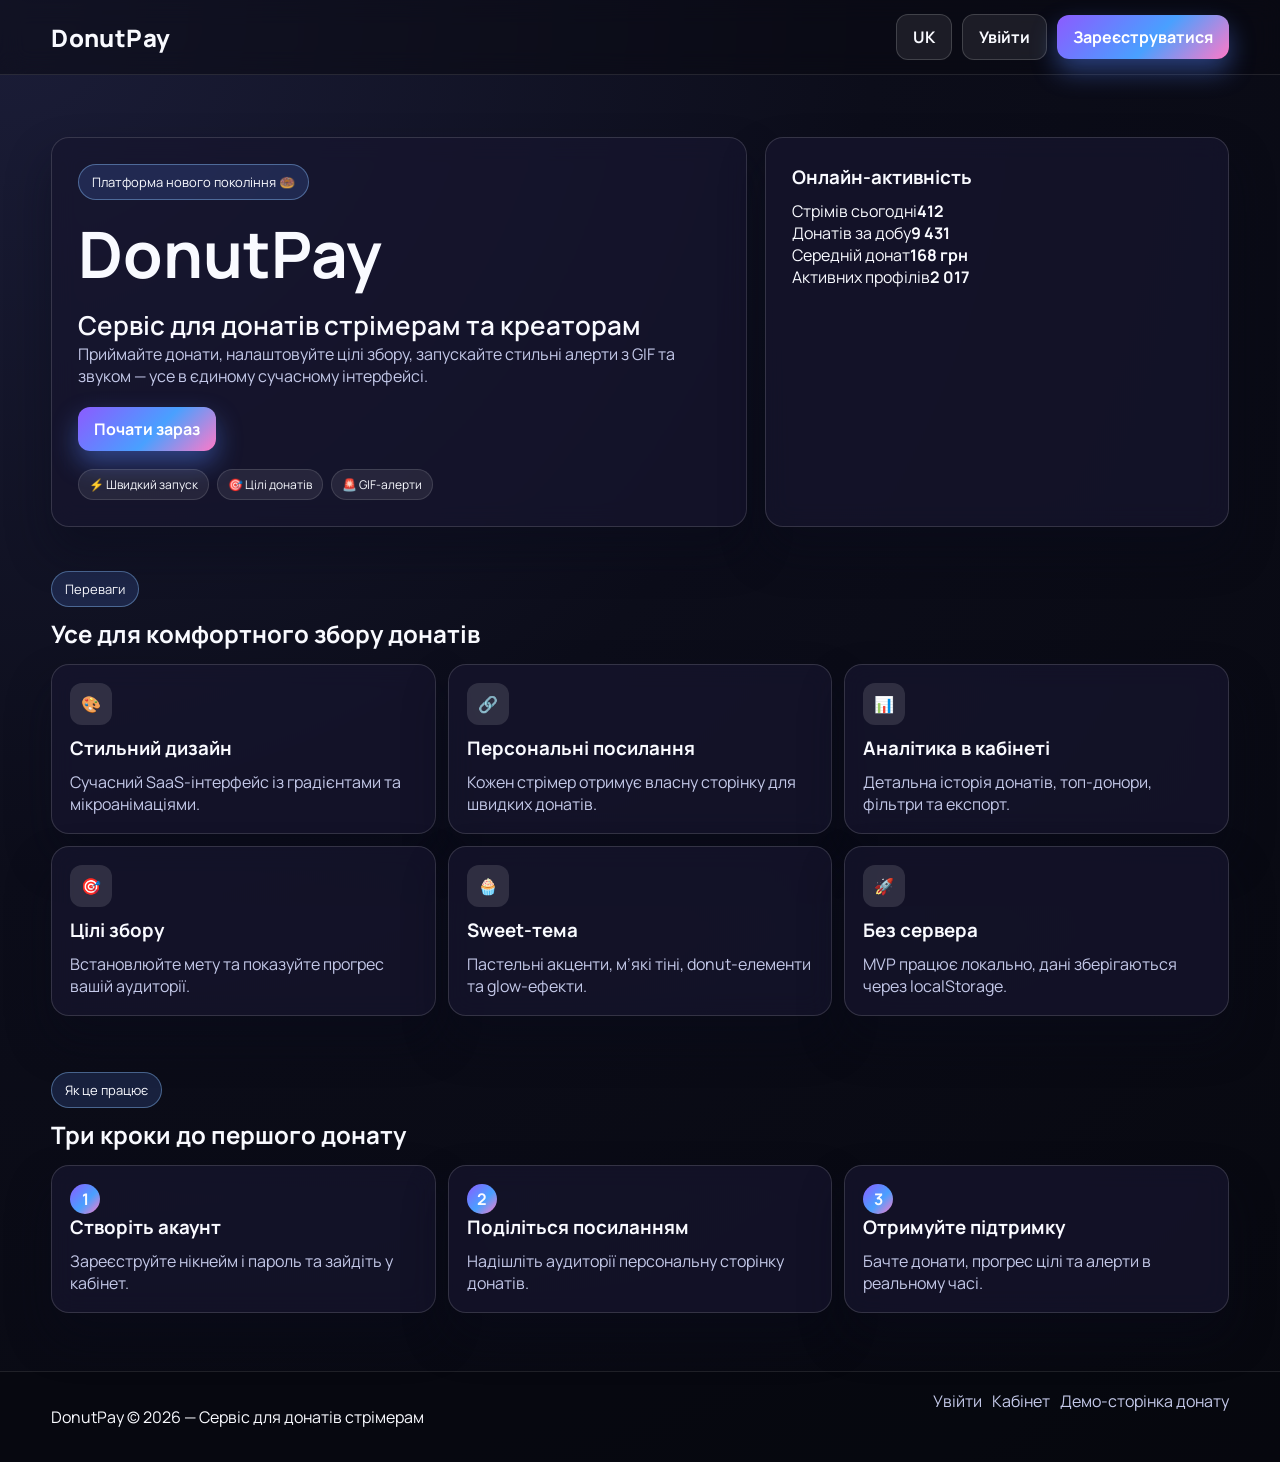
<file: index.html>
<!DOCTYPE html>
<html lang="uk">
  <head>
    <meta charset="UTF-8" />
    <meta name="viewport" content="width=device-width, initial-scale=1.0" />
    <title>DonutPay — Сервіс для донатів стрімерам</title>
    <link rel="preconnect" href="https://fonts.googleapis.com" />
    <link rel="preconnect" href="https://fonts.gstatic.com" crossorigin />
    <link
      href="https://fonts.googleapis.com/css2?family=Manrope:wght@400;500;600;700;800&display=swap"
      rel="stylesheet"
    />
    <link rel="stylesheet" href="style.css" />
  </head>
  <body data-page="landing">
    <div class="bg-orb orb-1" aria-hidden="true"></div>
    <div class="bg-orb orb-2" aria-hidden="true"></div>
    <div class="bg-orb orb-3" aria-hidden="true"></div>
    <div class="donut deco-1" aria-hidden="true"></div>
    <div class="donut deco-2" aria-hidden="true"></div>
    <div class="blob blob-1" aria-hidden="true"></div>
    <div class="blob blob-2" aria-hidden="true"></div>

    <header class="topbar">
      <div class="container topbar-inner">
        <a class="brand" href="index.html">DonutPay</a>
        <nav class="topbar-actions">
          <button id="languageToggleBtn" class="btn btn-ghost" type="button">UA</button>
          <a class="btn btn-ghost" href="auth.html" data-tooltip="Вхід до кабінету">Увійти</a>
          <a class="btn btn-gradient" href="auth.html#register">Зареєструватися</a>
        </nav>
      </div>
    </header>

    <main>
      <section class="hero container">
        <div class="glass hero-card animate-up">
          <p class="badge">Платформа нового покоління 🍩</p>
          <h1>DonutPay</h1>
          <p class="subtitle">Сервіс для донатів стрімерам та креаторам</p>
          <p class="muted">
            Приймайте донати, налаштовуйте цілі збору, запускайте стильні алерти
            з GIF та звуком — усе в єдиному сучасному інтерфейсі.
          </p>
          <div class="hero-buttons">
            <a class="btn btn-gradient" href="auth.html#register">Почати зараз</a>
            <a id="goDashboardBtn" class="btn btn-secondary hidden" href="dashboard.html">
              Перейти в кабінет
            </a>
          </div>
          <div class="pill-row">
            <span class="pill">⚡ Швидкий запуск</span>
            <span class="pill">🎯 Цілі донатів</span>
            <span class="pill">🚨 GIF-алерти</span>
          </div>
        </div>

        <div class="glass metrics-card animate-up delay-1">
          <h3>Онлайн-активність</h3>
          <div class="metric-row"><span>Стрімів сьогодні</span><strong>412</strong></div>
          <div class="metric-row"><span>Донатів за добу</span><strong>9 431</strong></div>
          <div class="metric-row"><span>Середній донат</span><strong>168 грн</strong></div>
          <div class="metric-row"><span>Активних профілів</span><strong>2 017</strong></div>
        </div>
      </section>

      <section class="container section-space">
        <div class="section-header">
          <p class="badge">Переваги</p>
          <h2>Усе для комфортного збору донатів</h2>
        </div>
        <div class="feature-grid">
          <article class="glass feature-card animate-up">
            <div class="feature-icon">🎨</div>
            <h3>Стильний дизайн</h3>
            <p class="muted">Сучасний SaaS-інтерфейс із градієнтами та мікроанімаціями.</p>
          </article>
          <article class="glass feature-card animate-up delay-1">
            <div class="feature-icon">🔗</div>
            <h3>Персональні посилання</h3>
            <p class="muted">Кожен стрімер отримує власну сторінку для швидких донатів.</p>
          </article>
          <article class="glass feature-card animate-up delay-2">
            <div class="feature-icon">📊</div>
            <h3>Аналітика в кабінеті</h3>
            <p class="muted">Детальна історія донатів, топ-донори, фільтри та експорт.</p>
          </article>
          <article class="glass feature-card animate-up">
            <div class="feature-icon">🎯</div>
            <h3>Цілі збору</h3>
            <p class="muted">Встановлюйте мету та показуйте прогрес вашій аудиторії.</p>
          </article>
          <article class="glass feature-card animate-up delay-1">
            <div class="feature-icon">🧁</div>
            <h3>Sweet-тема</h3>
            <p class="muted">Пастельні акценти, м’які тіні, donut-елементи та glow-ефекти.</p>
          </article>
          <article class="glass feature-card animate-up delay-2">
            <div class="feature-icon">🚀</div>
            <h3>Без сервера</h3>
            <p class="muted">MVP працює локально, дані зберігаються через localStorage.</p>
          </article>
        </div>
      </section>

      <section class="container section-space">
        <div class="section-header">
          <p class="badge">Як це працює</p>
          <h2>Три кроки до першого донату</h2>
        </div>
        <div class="steps-grid">
          <article class="glass step-card">
            <span class="step-number">1</span>
            <h3>Створіть акаунт</h3>
            <p class="muted">Зареєструйте нікнейм і пароль та зайдіть у кабінет.</p>
          </article>
          <article class="glass step-card">
            <span class="step-number">2</span>
            <h3>Поділіться посиланням</h3>
            <p class="muted">Надішліть аудиторії персональну сторінку донатів.</p>
          </article>
          <article class="glass step-card">
            <span class="step-number">3</span>
            <h3>Отримуйте підтримку</h3>
            <p class="muted">Бачте донати, прогрес цілі та алерти в реальному часі.</p>
          </article>
        </div>
      </section>
    </main>

    <footer class="footer">
      <div class="container footer-inner">
        <p>DonutPay © 2026 — Сервіс для донатів стрімерам</p>
        <div class="footer-links">
          <a href="auth.html">Увійти</a>
          <a href="dashboard.html">Кабінет</a>
          <a href="donate.html?user=demo">Демо-сторінка донату</a>
        </div>
      </div>
    </footer>

    <script src="app.js"></script>
  </body>
</html>
</file>
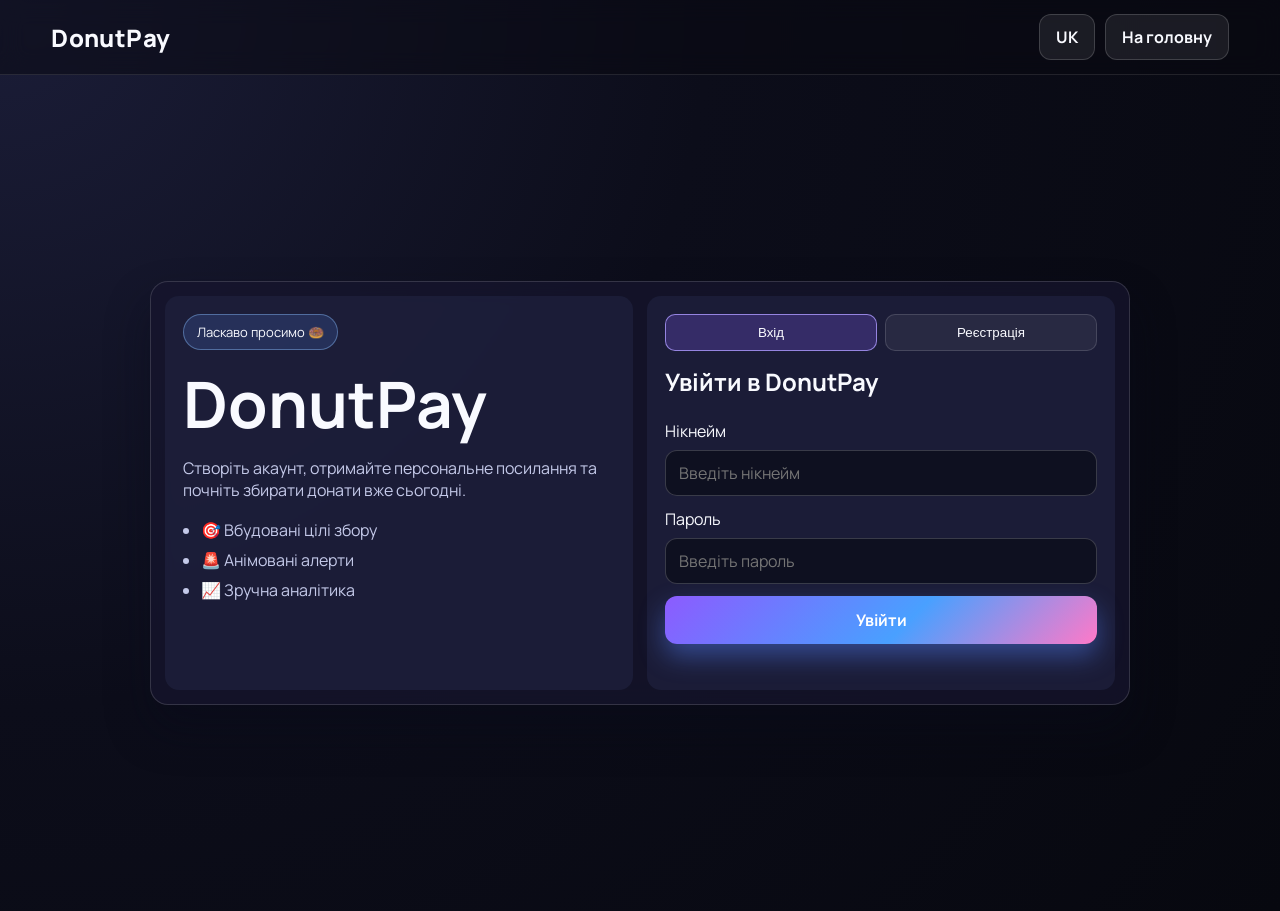
<file: auth.html>
<!DOCTYPE html>
<html lang="uk">
  <head>
    <meta charset="UTF-8" />
    <meta name="viewport" content="width=device-width, initial-scale=1.0" />
    <title>DonutPay — Вхід та реєстрація</title>
    <link rel="preconnect" href="https://fonts.googleapis.com" />
    <link rel="preconnect" href="https://fonts.gstatic.com" crossorigin />
    <link
      href="https://fonts.googleapis.com/css2?family=Manrope:wght@400;500;700;800&display=swap"
      rel="stylesheet"
    />
    <link rel="stylesheet" href="style.css" />
  </head>
  <body data-page="auth">
    <div class="bg-orb orb-1" aria-hidden="true"></div>
    <div class="bg-orb orb-2" aria-hidden="true"></div>
    <div class="donut deco-1" aria-hidden="true"></div>

    <header class="topbar">
      <div class="container topbar-inner">
        <a class="brand" href="index.html">DonutPay</a>
        <nav class="topbar-actions">
          <button id="languageToggleBtn" class="btn btn-ghost" type="button">UA</button>
          <a class="btn btn-ghost" href="index.html">На головну</a>
        </nav>
      </div>
    </header>

    <main class="container auth-layout">
      <section class="glass auth-panel">
        <aside class="auth-info">
          <p class="badge">Ласкаво просимо 🍩</p>
          <h1>DonutPay</h1>
          <p class="muted">
            Створіть акаунт, отримайте персональне посилання та почніть збирати
            донати вже сьогодні.
          </p>
          <ul class="auth-list">
            <li>🎯 Вбудовані цілі збору</li>
            <li>🚨 Анімовані алерти</li>
            <li>📈 Зручна аналітика</li>
          </ul>
        </aside>

        <div class="auth-card">
          <div class="tabs">
            <button id="loginTabBtn" class="tab active" type="button">Вхід</button>
            <button id="registerTabBtn" class="tab" type="button">Реєстрація</button>
          </div>

          <form id="loginForm" class="form">
            <h2>Увійти в DonutPay</h2>
            <label>
              Нікнейм
              <input id="loginNickname" type="text" placeholder="Введіть нікнейм" required />
            </label>
            <label>
              Пароль
              <input id="loginPassword" type="password" placeholder="Введіть пароль" required />
            </label>
            <button class="btn btn-gradient btn-lg" type="submit">Увійти</button>
          </form>

          <form id="registerForm" class="form hidden">
            <h2>Створити акаунт</h2>
            <label>
              Нікнейм
              <input id="registerNickname" type="text" placeholder="Унікальний нікнейм" required />
            </label>
            <label>
              Пароль
              <input
                id="registerPassword"
                type="password"
                placeholder="Мінімум 6 символів"
                minlength="6"
                required
              />
            </label>
            <button class="btn btn-gradient btn-lg" type="submit">Зареєструватися</button>
          </form>

          <p id="authStatus" class="status-text" aria-live="polite"></p>
        </div>
      </section>
    </main>

    <script src="app.js"></script>
  </body>
</html>
</file>
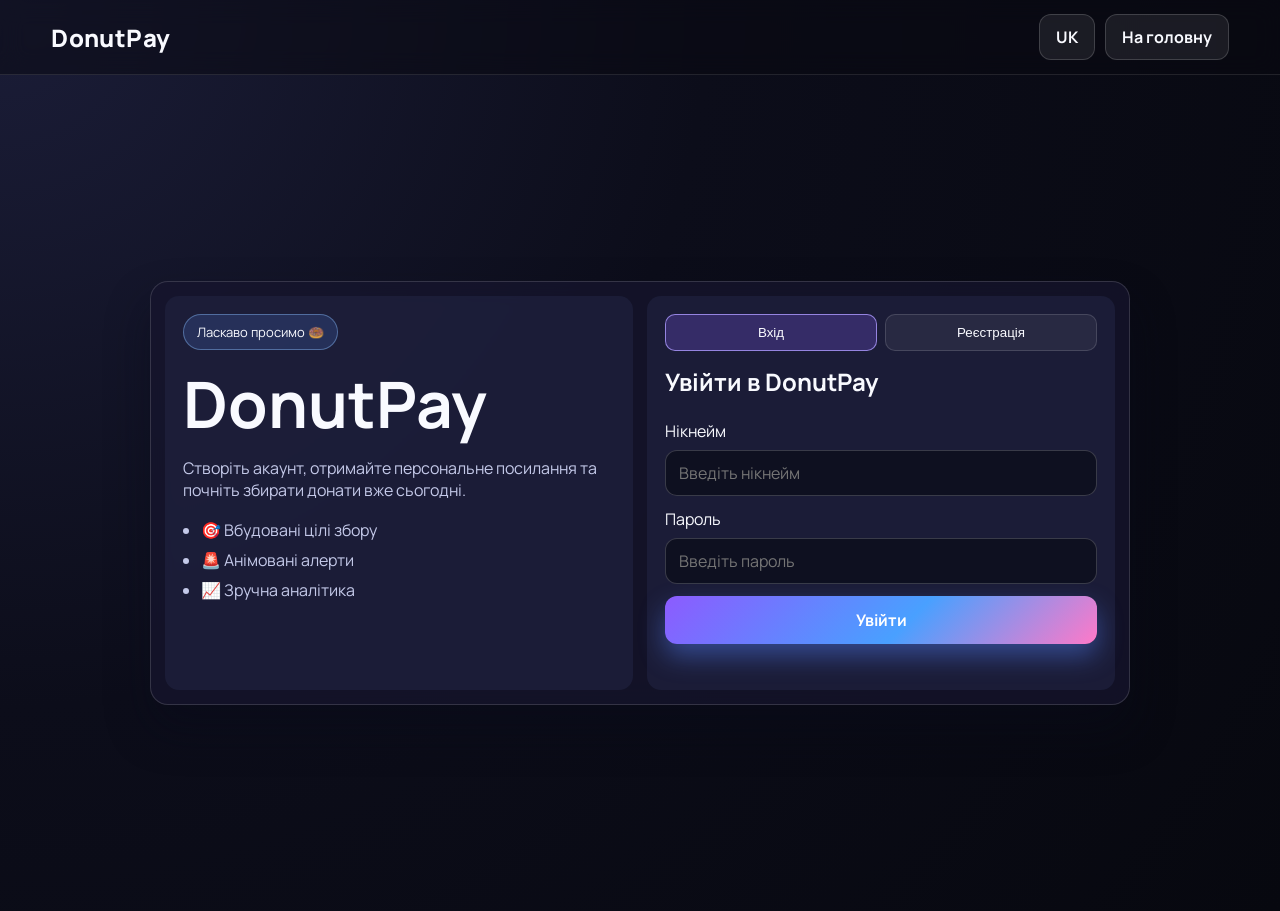
<file: dashboard.html>
<!DOCTYPE html>
<html lang="uk">
  <head>
    <meta charset="UTF-8" />
    <meta name="viewport" content="width=device-width, initial-scale=1.0" />
    <title>DonutPay — Особистий кабінет</title>
    <link rel="preconnect" href="https://fonts.googleapis.com" />
    <link rel="preconnect" href="https://fonts.gstatic.com" crossorigin />
    <link
      href="https://fonts.googleapis.com/css2?family=Manrope:wght@400;500;700;800&display=swap"
      rel="stylesheet"
    />
    <link rel="stylesheet" href="style.css" />
  </head>
  <body data-page="dashboard">
    <div class="bg-orb orb-1" aria-hidden="true"></div>
    <div class="bg-orb orb-2" aria-hidden="true"></div>
    <div class="donut deco-2" aria-hidden="true"></div>

    <header class="topbar dashboard-topbar">
      <div class="container topbar-inner">
        <a class="brand" href="index.html">DonutPay</a>
        <nav class="topbar-actions">
          <button id="themeToggleBtn" class="btn btn-ghost" type="button">Змінити тему</button>
          <button id="languageToggleBtn" class="btn btn-ghost" type="button">UA</button>
          <button id="logoutBtn" class="btn btn-gradient" type="button">Вийти</button>
        </nav>
      </div>
    </header>

    <main class="container dashboard-layout">
      <aside class="glass sidebar">
        <div class="profile-head">
          <div id="profileAvatar" class="profile-avatar">DP</div>
          <div>
            <p class="muted">Профіль</p>
            <h3 id="profileNickname">—</h3>
          </div>
        </div>
        <nav class="sidebar-nav">
          <a href="#overview" class="sidebar-link">Огляд</a>
          <a href="#goals" class="sidebar-link">Цілі</a>
          <a href="#history" class="sidebar-link">Історія</a>
          <a href="#alerts" class="sidebar-link">Алерти</a>
          <a href="#backup" class="sidebar-link">Резервні копії</a>
        </nav>
        <div class="sidebar-note" data-tooltip="Посилання для глядачів">
          <p class="muted">Публічне посилання</p>
          <input id="donationLinkInput" type="text" readonly />
          <button id="copyLinkBtn" class="btn btn-secondary" type="button">Копіювати</button>
          <p id="copyStatus" class="status-text"></p>
        </div>
      </aside>

      <div class="dashboard-content">
        <section id="overview" class="glass section-block">
          <p class="badge">Особистий кабінет</p>
          <h1 class="page-title">Статистика та керування донатами</h1>
          <p class="muted">Налаштовуйте профіль, цілі та алерти в одному місці.</p>
          <div class="grid three-col">
            <article class="stat-tile">
              <p class="muted">Загальна сума</p>
              <p id="totalDonationsAmount" class="metric-main">0 ₴</p>
            </article>
            <article class="stat-tile">
              <p class="muted">Кількість донорів</p>
              <p id="totalDonorsCount" class="metric-main">0</p>
            </article>
            <article class="stat-tile">
              <p class="muted">Останній донат</p>
              <p id="latestDonationText" class="metric-main metric-small">Ще немає</p>
            </article>
          </div>
        </section>

        <section id="goals" class="glass section-block">
          <h3>Ціль збору</h3>
          <form id="goalForm" class="goal-form">
            <label>
              Сума цілі (грн)
              <input id="goalAmountInput" type="number" min="100" step="100" required />
            </label>
            <button class="btn btn-gradient" type="submit">Оновити ціль</button>
          </form>
          <div class="goal-track" data-tooltip="Прогрес до цілі">
            <div id="goalProgressBar" class="goal-fill"></div>
          </div>
          <p id="goalProgressText" class="status-text">0 / 10000 грн (0%)</p>
          <p id="goalStatus" class="status-text"></p>
        </section>

        <section class="grid two-col">
          <article class="glass section-block">
            <h3>Профіль стрімера</h3>
            <form id="profileForm" class="form">
              <label>
                Опис профілю
                <textarea id="profileBio" rows="3" maxlength="240"></textarea>
              </label>
              <label>
                Закріплене повідомлення
                <textarea id="pinnedMessageInput" rows="3" maxlength="200"></textarea>
              </label>
              <label>
                Посилання на Telegram (необов'язково)
                <input id="telegramInput" type="text" placeholder="https://t.me/yourname" />
              </label>
              <button class="btn btn-gradient" type="submit">Зберегти профіль</button>
            </form>
            <p id="profileStatus" class="status-text"></p>
          </article>

          <article id="alerts" class="glass section-block">
            <h3>Налаштування алертів</h3>
            <form id="alertSettingsForm" class="form">
              <label>
                Стиль GIF
                <select id="gifStyleSelect">
                  <option value="auto">Автоматично за сумою</option>
                  <option value="hype">Яскравий</option>
                  <option value="calm">Спокійний</option>
                  <option value="party">Святковий</option>
                </select>
              </label>
              <label>
                Звук алерта
                <select id="soundStyleSelect">
                  <option value="chime">М'який сигнал</option>
                  <option value="bell">Дзвінок</option>
                  <option value="arcade">Аркада</option>
                  <option value="off">Без звуку</option>
                </select>
              </label>
              <div class="filter-group">
                <button class="btn btn-gradient" type="submit">Зберегти</button>
                <button id="testSoundBtn" class="btn btn-secondary" type="button">Тест</button>
              </div>
            </form>
            <p id="alertSettingsStatus" class="status-text"></p>
          </article>
        </section>

        <section class="glass section-block">
          <h3>Живий алерт у цьому вікні</h3>
          <p class="muted">Повноекранний прев'ю-алерт без відкриття нових вкладок.</p>
          <div class="inline-row">
            <button id="toggleInlinePreviewBtn" class="btn btn-secondary" type="button">
              Увімкнути прев'ю
            </button>
            <span id="inlinePreviewStatus" class="status-text">Прев'ю вимкнено.</span>
          </div>
          <div id="inlinePreviewStage" class="inline-preview-stage">
            <div id="inlinePreviewAlert" class="inline-preview-alert hidden">
              <img id="inlinePreviewGif" class="inline-preview-gif" alt="GIF алерта" />
              <div class="overlay-text">
                <h2>Новий донат!</h2>
                <p>
                  <strong id="inlinePreviewDonor">—</strong> надіслав(ла)
                  <strong id="inlinePreviewAmount">0 ₴</strong>
                </p>
                <p id="inlinePreviewMessage">—</p>
              </div>
            </div>
          </div>
        </section>

        <section id="history" class="glass section-block">
          <h3>Історія донатів</h3>
          <div class="toolbar-row">
            <div class="filter-group">
              <button class="btn btn-ghost filter-btn active" data-filter="all" type="button">Увесь час</button>
              <button class="btn btn-ghost filter-btn" data-filter="7d" type="button">7 днів</button>
              <button class="btn btn-ghost filter-btn" data-filter="today" type="button">Сьогодні</button>
            </div>
            <div class="filter-group">
              <button id="exportJsonBtn" class="btn btn-secondary" type="button">Експорт JSON</button>
              <button id="exportCsvBtn" class="btn btn-secondary" type="button">Експорт CSV</button>
            </div>
          </div>
          <ul id="donationsList" class="donations-list"></ul>
          <p id="emptyDonations" class="empty-state">
            Поки що немає донатів. Запросіть глядачів на вашу сторінку донатів.
          </p>
        </section>

        <section class="glass section-block">
          <h3>Топ донори</h3>
          <ul id="topDonorsList" class="donations-list"></ul>
          <p id="emptyTopDonors" class="empty-state">Рейтинг з'явиться після перших донатів.</p>
        </section>

        <section id="backup" class="glass section-block">
          <h3>Резервні копії та відновлення</h3>
          <div class="filter-group">
            <button id="backupAllBtn" class="btn btn-secondary" type="button">Експорт усієї бази</button>
            <button id="restoreAllBtn" class="btn btn-secondary" type="button">Відновити з JSON</button>
            <button id="resetMyDataBtn" class="btn btn-ghost" type="button">Очистити мої донати</button>
          </div>
          <input id="restoreFileInput" type="file" accept="application/json" class="hidden" />
          <p id="backupStatus" class="status-text"></p>
        </section>
      </div>
    </main>

    <script src="app.js"></script>
  </body>
</html>
</file>
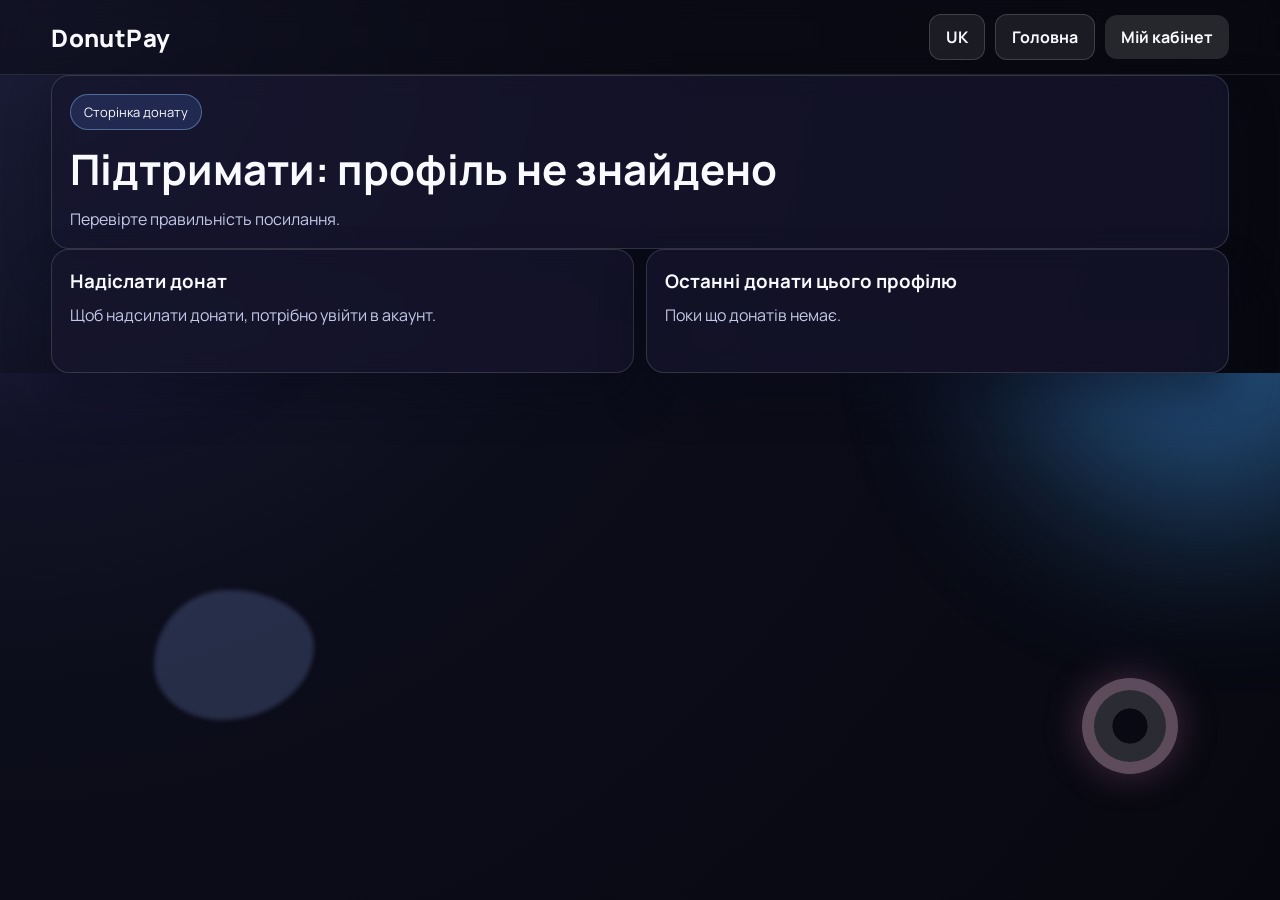
<file: donate.html>
<!DOCTYPE html>
<html lang="uk">
  <head>
    <meta charset="UTF-8" />
    <meta name="viewport" content="width=device-width, initial-scale=1.0" />
    <title>DonutPay — Сторінка донату</title>
    <link rel="preconnect" href="https://fonts.googleapis.com" />
    <link rel="preconnect" href="https://fonts.gstatic.com" crossorigin />
    <link
      href="https://fonts.googleapis.com/css2?family=Manrope:wght@400;500;700;800&display=swap"
      rel="stylesheet"
    />
    <link rel="stylesheet" href="style.css" />
  </head>
  <body data-page="donate">
    <div class="bg-orb orb-1" aria-hidden="true"></div>
    <div class="bg-orb orb-2" aria-hidden="true"></div>
    <div class="blob blob-1" aria-hidden="true"></div>
    <div class="donut deco-2" aria-hidden="true"></div>

    <header class="topbar">
      <div class="container topbar-inner">
        <a class="brand" href="index.html">DonutPay</a>
        <nav class="topbar-actions">
          <button id="languageToggleBtn" class="btn btn-ghost" type="button">UA</button>
          <a class="btn btn-ghost" href="index.html">Головна</a>
          <a class="btn btn-secondary" href="dashboard.html">Мій кабінет</a>
        </nav>
      </div>
    </header>

    <main class="container page-content">
      <section class="glass section-block">
        <p class="badge">Сторінка донату</p>
        <h1 class="page-title">
          Підтримати: <span id="recipientNickname">невідомий профіль</span>
        </h1>
        <p id="recipientInfo" class="muted">Завантаження профілю...</p>
        <p id="recipientPinnedMessage" class="pinned-message hidden"></p>
        <div class="social-row hidden" id="recipientSocialRow">
          <a id="recipientTelegramLink" class="btn btn-ghost" target="_blank" rel="noopener">
            Telegram стрімера
          </a>
        </div>
      </section>

      <section class="grid two-col">
        <article class="glass section-block">
          <h3>Надіслати донат</h3>
          <p id="donateAuthHint" class="muted"></p>
          <form id="donationForm" class="form">
            <label>
              Ім'я
              <input id="donorName" type="text" placeholder="Ваш нік або ім'я" required />
            </label>
            <label>
              Повідомлення
              <textarea
                id="donationMessage"
                rows="4"
                placeholder="Напишіть тепле побажання"
                required
              ></textarea>
            </label>
            <label>
              Сума (₴)
              <input id="donationAmount" type="number" min="1" step="1" placeholder="100" required />
            </label>
            <button id="donationSubmitBtn" class="btn btn-gradient btn-xl pulse-btn" type="submit">
              Надіслати донат
            </button>
          </form>
          <p id="donationStatus" class="status-text"></p>
        </article>

        <article class="glass section-block">
          <h3>Останні донати цього профілю</h3>
          <ul id="recipientDonationsList" class="donations-list"></ul>
          <p id="recipientEmptyState" class="muted">Поки що донатів немає.</p>
        </article>
      </section>
    </main>

    <div id="successPopup" class="popup hidden">
      <div class="popup-card glass">
        <h4>Донат успішно надіслано!</h4>
        <p>Ваш платіж збережено в профілі отримувача.</p>
      </div>
    </div>

    <div id="fullscreenAlert" class="fullscreen-alert hidden" aria-live="assertive">
      <div class="fullscreen-alert-card">
        <img id="alertGif" class="fullscreen-alert-gif" alt="Анімація донату" />
        <h2>Новий донат!</h2>
        <p><strong id="alertDonor">—</strong> надіслав(ла) <strong id="alertAmount">0 ₴</strong></p>
        <p id="alertMessage">—</p>
      </div>
    </div>

    <script src="app.js"></script>
  </body>
</html>
</file>
<file: style.css>
:root {
  --bg: #0b0a16;
  --surface: rgba(23, 22, 46, 0.72);
  --surface-2: rgba(30, 32, 61, 0.78);
  --surface-border: rgba(255, 255, 255, 0.14);
  --text: #f9faff;
  --muted: #c4c9e9;
  --primary: #8c5bff;
  --secondary: #49a0ff;
  --pink: #ff79c8;
  --gradient: linear-gradient(135deg, #8c5bff 0%, #49a0ff 56%, #ff79c8 100%);
  --shadow: 0 24px 44px rgba(8, 10, 26, 0.46);
  --radius: 18px;
}

[data-theme="light"] {
  --bg: #eef2ff;
  --surface: rgba(255, 255, 255, 0.88);
  --surface-2: rgba(244, 247, 255, 0.9);
  --surface-border: rgba(136, 148, 192, 0.3);
  --text: #1b1f39;
  --muted: #515976;
  --shadow: 0 20px 34px rgba(55, 77, 140, 0.2);
}

* {
  box-sizing: border-box;
}

html,
body {
  margin: 0;
  min-height: 100%;
  font-family: "Manrope", sans-serif;
  color: var(--text);
  background: radial-gradient(circle at top left, #1b1d38, #0c0d1a 45%, #07080f 100%);
}

[data-theme="light"] body,
html[data-theme="light"] body {
  background: radial-gradient(circle at top left, #f9fbff, #eff3ff 45%, #e9edfa 100%);
}

body {
  position: relative;
  overflow-x: hidden;
}

.container {
  width: min(1180px, 92vw);
  margin: 0 auto;
}

.bg-orb,
.donut,
.blob {
  position: fixed;
  z-index: -2;
  pointer-events: none;
}

.bg-orb {
  border-radius: 999px;
  filter: blur(90px);
  opacity: 0.44;
}

.orb-1 {
  width: 380px;
  height: 380px;
  left: -120px;
  top: -90px;
  background: #7c4dff;
}

.orb-2 {
  width: 400px;
  height: 400px;
  right: -130px;
  top: 120px;
  background: #45a7ff;
}

.orb-3 {
  width: 320px;
  height: 320px;
  bottom: -80px;
  left: 20%;
  background: #ff7fd0;
}

.donut {
  width: 96px;
  height: 96px;
  border-radius: 50%;
  background: radial-gradient(circle at center, transparent 34%, rgba(255, 255, 255, 0.14) 35%);
  border: 12px solid rgba(255, 180, 226, 0.24);
  box-shadow: 0 0 40px rgba(255, 140, 206, 0.25);
}

.deco-1 {
  top: 23%;
  left: 6%;
  animation: float 6s ease-in-out infinite;
}

.deco-2 {
  bottom: 14%;
  right: 8%;
  animation: float 7s ease-in-out infinite reverse;
}

.blob {
  width: 160px;
  height: 130px;
  border-radius: 46% 54% 58% 42% / 58% 43% 57% 42%;
  background: rgba(145, 176, 255, 0.2);
  filter: blur(2px);
}

.blob-1 {
  left: 12%;
  bottom: 20%;
}

.blob-2 {
  right: 16%;
  top: 28%;
}

.topbar {
  position: sticky;
  top: 0;
  z-index: 40;
  border-bottom: 1px solid rgba(255, 255, 255, 0.1);
  background: rgba(8, 8, 17, 0.5);
  backdrop-filter: blur(12px);
}

.topbar-inner {
  display: flex;
  align-items: center;
  justify-content: space-between;
  padding: 14px 0;
}

.topbar-actions {
  display: flex;
  align-items: center;
  gap: 10px;
  flex-wrap: wrap;
}

.brand {
  font-size: 24px;
  font-weight: 800;
  letter-spacing: 0.4px;
  color: var(--text);
  text-decoration: none;
}

.glass {
  background: var(--surface);
  border: 1px solid var(--surface-border);
  box-shadow: var(--shadow);
  border-radius: var(--radius);
  backdrop-filter: blur(12px);
}

.hero {
  display: grid;
  grid-template-columns: 1.2fr 0.8fr;
  gap: 18px;
  padding: 62px 0 16px;
}

.hero-card,
.metrics-card {
  padding: 26px;
}

h1,
h2,
h3 {
  margin: 0 0 10px;
}

h1 {
  font-size: clamp(40px, 7vw, 64px);
}

.subtitle {
  margin: 0;
  font-size: clamp(18px, 3vw, 26px);
  font-weight: 600;
}

.badge {
  display: inline-flex;
  margin: 0 0 10px;
  padding: 8px 13px;
  border-radius: 999px;
  background: rgba(88, 144, 255, 0.17);
  border: 1px solid rgba(142, 196, 255, 0.42);
  font-size: 13px;
}

.muted {
  color: var(--muted);
  margin: 0;
}

.pill-row {
  display: flex;
  gap: 8px;
  flex-wrap: wrap;
  margin-top: 18px;
}

.pill {
  font-size: 12px;
  padding: 6px 10px;
  border-radius: 999px;
  background: rgba(255, 255, 255, 0.08);
  border: 1px solid rgba(255, 255, 255, 0.12);
}

.hero-buttons {
  margin-top: 20px;
  display: flex;
  gap: 10px;
  flex-wrap: wrap;
}

.section-space {
  padding: 28px 0;
}

.section-header {
  margin-bottom: 14px;
}

.feature-grid {
  display: grid;
  gap: 12px;
  grid-template-columns: repeat(3, 1fr);
}

.feature-card {
  padding: 18px;
  transition: transform 0.3s ease, box-shadow 0.3s ease;
}

.feature-card:hover {
  transform: translateY(-5px);
  box-shadow: 0 30px 40px rgba(6, 8, 20, 0.5);
}

.feature-icon {
  width: 42px;
  height: 42px;
  border-radius: 12px;
  display: grid;
  place-items: center;
  background: rgba(255, 255, 255, 0.12);
  margin-bottom: 10px;
}

.steps-grid {
  display: grid;
  gap: 12px;
  grid-template-columns: repeat(3, 1fr);
}

.step-card {
  padding: 18px;
}

.step-number {
  display: inline-flex;
  width: 30px;
  height: 30px;
  border-radius: 50%;
  align-items: center;
  justify-content: center;
  font-weight: 700;
  background: var(--gradient);
}

.footer {
  margin-top: 30px;
  border-top: 1px solid rgba(255, 255, 255, 0.1);
  background: rgba(6, 7, 14, 0.6);
}

.footer-inner {
  padding: 18px 0;
  display: flex;
  justify-content: space-between;
  gap: 10px;
  flex-wrap: wrap;
}

.footer-links {
  display: flex;
  gap: 10px;
  flex-wrap: wrap;
}

.footer a {
  color: var(--muted);
  text-decoration: none;
}

.auth-layout {
  min-height: calc(100vh - 64px);
  display: grid;
  place-items: center;
  padding: 26px 0;
}

.auth-panel {
  width: min(980px, 100%);
  display: grid;
  grid-template-columns: 1fr 1fr;
  gap: 14px;
  padding: 14px;
}

.auth-info,
.auth-card {
  padding: 18px;
  border-radius: 14px;
  background: var(--surface-2);
}

.auth-list {
  margin: 18px 0 0;
  padding-left: 18px;
  color: var(--muted);
  display: grid;
  gap: 8px;
}

.tabs {
  display: flex;
  gap: 8px;
  margin-bottom: 14px;
}

.tab {
  flex: 1;
  padding: 10px;
  border-radius: 10px;
  color: var(--text);
  border: 1px solid rgba(255, 255, 255, 0.14);
  background: rgba(255, 255, 255, 0.06);
  cursor: pointer;
}

.tab.active {
  border-color: rgba(173, 154, 255, 0.8);
  background: rgba(140, 95, 255, 0.24);
}

.dashboard-layout {
  display: grid;
  grid-template-columns: 280px 1fr;
  gap: 14px;
  padding: 20px 0 34px;
}

.sidebar {
  position: sticky;
  top: 74px;
  height: fit-content;
  padding: 16px;
}

.sidebar-nav {
  margin: 16px 0;
  display: grid;
  gap: 8px;
}

.sidebar-link {
  color: var(--text);
  text-decoration: none;
  padding: 9px 10px;
  border-radius: 10px;
  background: rgba(255, 255, 255, 0.05);
}

.sidebar-link:hover {
  background: rgba(255, 255, 255, 0.11);
}

.sidebar-note {
  padding: 10px;
  border-radius: 10px;
  border: 1px dashed rgba(255, 255, 255, 0.2);
}

.dashboard-content {
  display: grid;
  gap: 14px;
}

.section-block {
  padding: 18px;
}

.profile-head {
  display: flex;
  gap: 12px;
  align-items: center;
}

.profile-avatar {
  width: 54px;
  height: 54px;
  border-radius: 50%;
  display: grid;
  place-items: center;
  font-weight: 800;
  color: #ffffff;
  background: var(--gradient);
  box-shadow: 0 0 24px rgba(132, 106, 255, 0.55);
}

.page-title {
  font-size: clamp(28px, 4vw, 42px);
}

.grid {
  display: grid;
  gap: 12px;
}

.two-col {
  grid-template-columns: 1fr 1fr;
}

.three-col {
  grid-template-columns: repeat(3, 1fr);
}

.stat-tile {
  padding: 14px;
  border-radius: 12px;
  background: rgba(255, 255, 255, 0.06);
  border: 1px solid rgba(255, 255, 255, 0.1);
}

.metric-main {
  margin: 0;
  font-size: clamp(24px, 3vw, 34px);
  font-weight: 800;
}

.metric-small {
  font-size: 20px;
}

.goal-form {
  display: flex;
  gap: 10px;
  flex-wrap: wrap;
  align-items: end;
}

.goal-track {
  width: 100%;
  height: 16px;
  margin-top: 12px;
  border-radius: 999px;
  background: rgba(255, 255, 255, 0.08);
  overflow: hidden;
}

.goal-fill {
  width: 0;
  height: 100%;
  background: var(--gradient);
  transition: width 0.6s ease;
}

.form {
  display: grid;
  gap: 12px;
}

label {
  display: grid;
  gap: 8px;
}

input,
textarea,
select {
  width: 100%;
  border: 1px solid rgba(255, 255, 255, 0.18);
  background: rgba(8, 9, 19, 0.6);
  color: var(--text);
  border-radius: 12px;
  padding: 11px 13px;
  outline: none;
  font: inherit;
}

input:focus,
textarea:focus,
select:focus {
  border-color: rgba(117, 185, 255, 0.95);
  box-shadow: 0 0 0 3px rgba(64, 143, 255, 0.2);
}

.btn {
  border: 0;
  border-radius: 12px;
  padding: 11px 16px;
  font: inherit;
  font-weight: 700;
  color: var(--text);
  text-decoration: none;
  display: inline-flex;
  align-items: center;
  justify-content: center;
  cursor: pointer;
  transition: transform 0.2s ease, box-shadow 0.25s ease, opacity 0.2s ease;
}

.btn:hover {
  transform: translateY(-2px) scale(1.01);
}

.btn:active {
  transform: scale(0.98);
}

.btn:disabled {
  opacity: 0.58;
  cursor: not-allowed;
}

.btn-gradient {
  color: #fff;
  background: var(--gradient);
  box-shadow: 0 12px 26px rgba(84, 132, 255, 0.44);
}

.btn-gradient:hover {
  box-shadow: 0 16px 30px rgba(84, 132, 255, 0.6);
}

.btn-ghost {
  background: rgba(255, 255, 255, 0.08);
  border: 1px solid rgba(255, 255, 255, 0.16);
}

.btn-secondary {
  background: rgba(255, 255, 255, 0.12);
}

.btn-lg {
  padding: 13px 20px;
}

.btn-xl {
  padding: 14px 24px;
  font-size: 16px;
}

.pulse-btn {
  animation: pulse 2s ease-in-out infinite;
}

.toolbar-row,
.filter-group {
  display: flex;
  gap: 8px;
  flex-wrap: wrap;
}

.toolbar-row {
  justify-content: space-between;
  margin-bottom: 10px;
}

.filter-btn.active {
  background: rgba(136, 96, 255, 0.24);
  border: 1px solid rgba(170, 146, 255, 0.8);
}

.donations-list {
  list-style: none;
  margin: 0;
  padding: 0;
  display: grid;
  gap: 10px;
}

.donation-item {
  border: 1px solid rgba(255, 255, 255, 0.12);
  background: rgba(255, 255, 255, 0.05);
  border-radius: 12px;
  padding: 12px;
  transition: transform 0.2s ease;
}

.donation-item:hover {
  transform: translateY(-2px);
}

.donation-item-header {
  display: flex;
  justify-content: space-between;
  gap: 8px;
  margin-bottom: 7px;
}

.donation-item-name {
  font-weight: 700;
}

.donation-item-amount {
  color: #89d6ff;
  font-weight: 700;
}

.donation-item-message {
  margin: 0;
  color: var(--muted);
}

.empty-state {
  margin: 10px 0 0;
  color: var(--muted);
}

.status-text {
  margin: 8px 0 0;
  min-height: 20px;
  color: #9dffd8;
  font-weight: 600;
}

.social-row {
  margin-top: 12px;
}

.pinned-message {
  margin-top: 10px;
  padding: 10px;
  border-radius: 10px;
  background: rgba(255, 220, 156, 0.15);
  border: 1px solid rgba(255, 216, 139, 0.28);
}

.popup {
  position: fixed;
  inset: 0;
  display: grid;
  place-items: center;
  background: rgba(8, 8, 16, 0.6);
  z-index: 80;
}

.popup-card {
  padding: 18px 24px;
}

.fullscreen-alert {
  position: fixed;
  inset: 0;
  z-index: 120;
  display: grid;
  place-items: center;
  pointer-events: none;
  background: rgba(5, 6, 10, 0.42);
  animation: fade-in 0.35s ease;
}

.fullscreen-alert-card {
  width: min(640px, 92vw);
  border-radius: 18px;
  overflow: hidden;
  border: 1px solid rgba(255, 255, 255, 0.2);
  background: rgba(8, 14, 28, 0.95);
  box-shadow: 0 26px 54px rgba(0, 0, 0, 0.6);
  text-align: center;
  padding-bottom: 14px;
  transform-origin: center;
  animation: pop-in 0.35s ease;
}

.fullscreen-alert-gif {
  width: 100%;
  height: 260px;
  object-fit: cover;
}

.inline-row {
  display: grid;
  grid-template-columns: 1fr auto;
  gap: 10px;
  align-items: center;
}

.inline-preview-stage {
  margin-top: 12px;
  min-height: 240px;
  border-radius: 14px;
  border: 1px dashed rgba(255, 255, 255, 0.26);
  display: grid;
  place-items: center;
  padding: 12px;
}

.inline-preview-alert {
  width: min(530px, 100%);
  border-radius: 16px;
  overflow: hidden;
  border: 1px solid rgba(255, 255, 255, 0.2);
  background: rgba(10, 15, 30, 0.93);
}

.inline-preview-gif {
  width: 100%;
  height: 180px;
  object-fit: cover;
}

.overlay-text {
  padding: 14px;
}

[data-tooltip] {
  position: relative;
}

[data-tooltip]:hover::after {
  content: attr(data-tooltip);
  position: absolute;
  bottom: calc(100% + 6px);
  left: 0;
  font-size: 12px;
  white-space: nowrap;
  border-radius: 8px;
  padding: 6px 8px;
  background: rgba(12, 14, 28, 0.95);
  border: 1px solid rgba(255, 255, 255, 0.14);
}

.animate-up {
  opacity: 0;
  transform: translateY(14px);
  animation: reveal-up 0.65s ease forwards;
}

.delay-1 {
  animation-delay: 0.1s;
}

.delay-2 {
  animation-delay: 0.2s;
}

.hidden {
  display: none !important;
}

@keyframes reveal-up {
  to {
    opacity: 1;
    transform: translateY(0);
  }
}

@keyframes pulse {
  0%,
  100% {
    box-shadow: 0 0 0 0 rgba(126, 150, 255, 0.5);
  }
  50% {
    box-shadow: 0 0 0 14px rgba(126, 150, 255, 0);
  }
}

@keyframes float {
  0%,
  100% {
    transform: translateY(0px);
  }
  50% {
    transform: translateY(-12px);
  }
}

@keyframes pop-in {
  from {
    transform: scale(0.92);
    opacity: 0;
  }
  to {
    transform: scale(1);
    opacity: 1;
  }
}

@keyframes fade-in {
  from {
    opacity: 0;
  }
  to {
    opacity: 1;
  }
}

@media (max-width: 980px) {
  .hero,
  .feature-grid,
  .steps-grid,
  .dashboard-layout,
  .two-col,
  .three-col,
  .auth-panel {
    grid-template-columns: 1fr;
  }

  .sidebar {
    position: static;
  }
}

@media (max-width: 680px) {
  .topbar-inner {
    flex-direction: column;
    align-items: flex-start;
    gap: 10px;
  }

  .inline-row {
    grid-template-columns: 1fr;
  }
}
</file>
